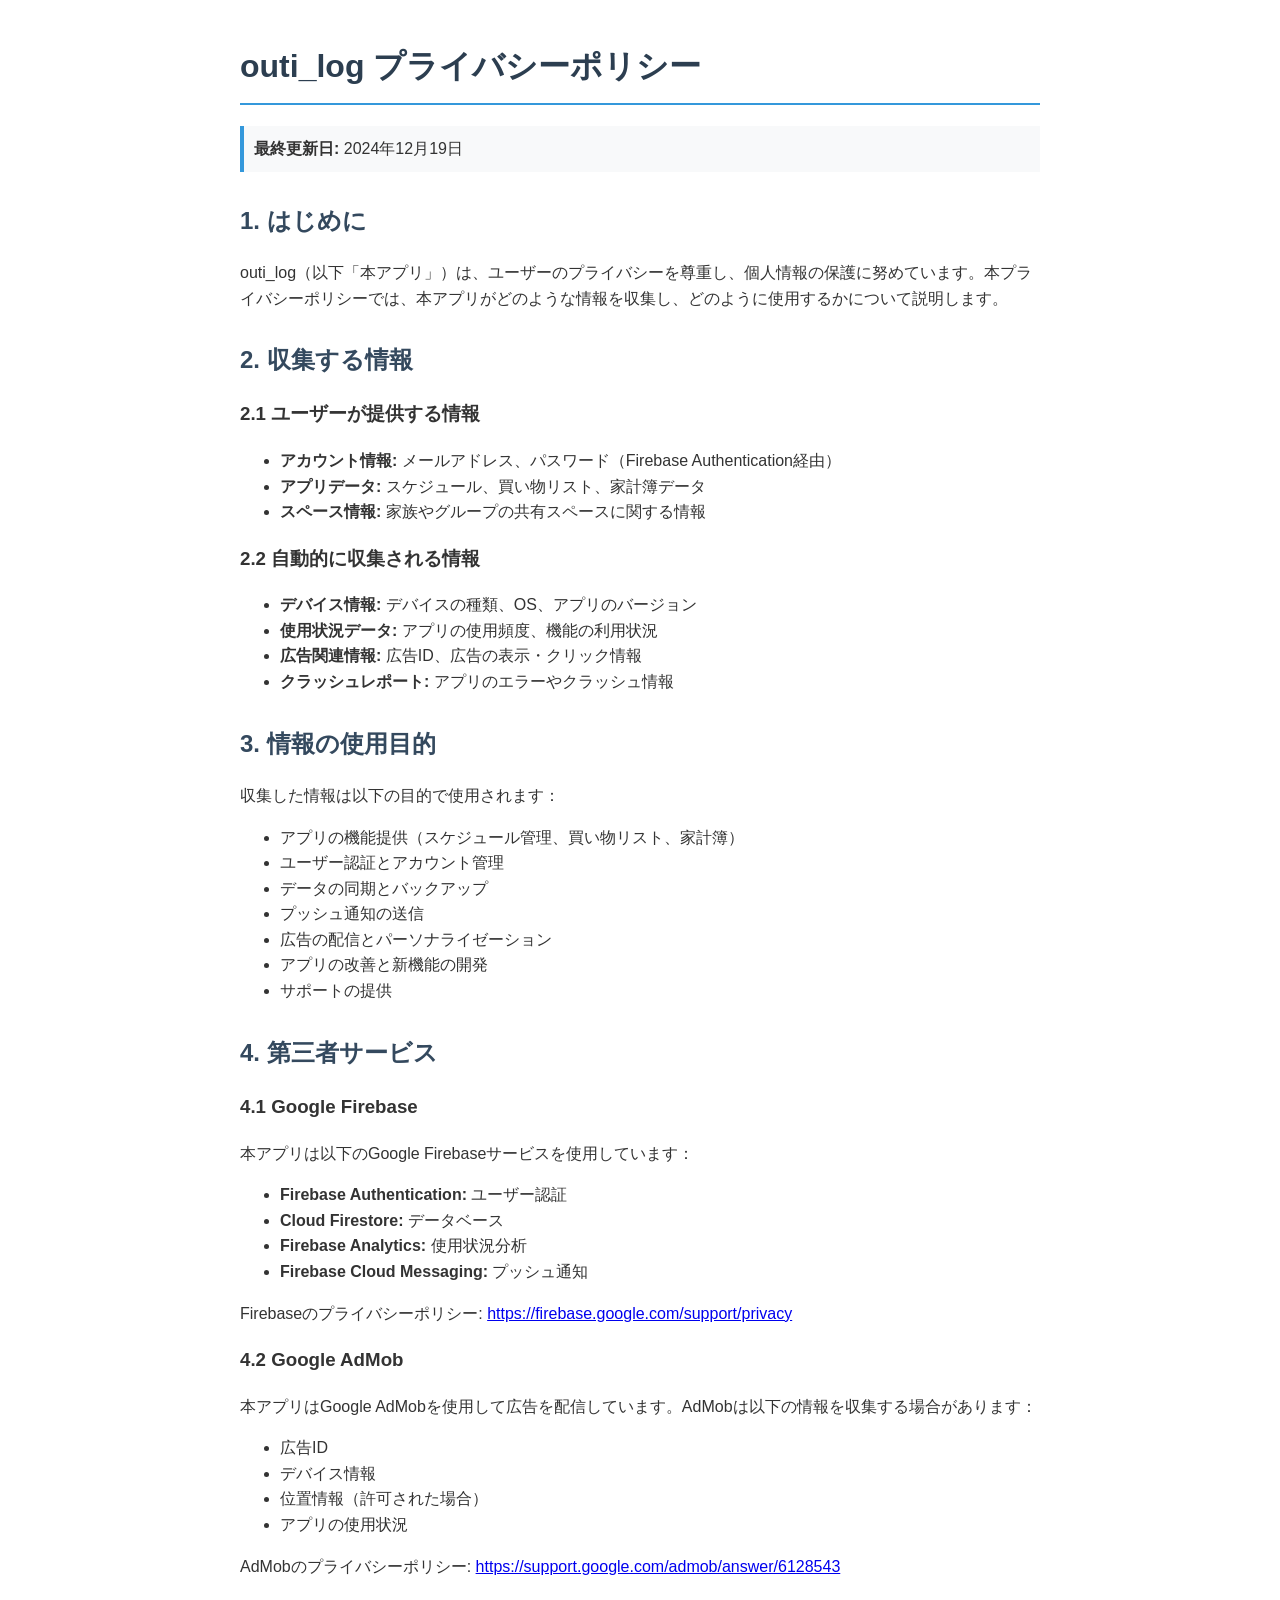
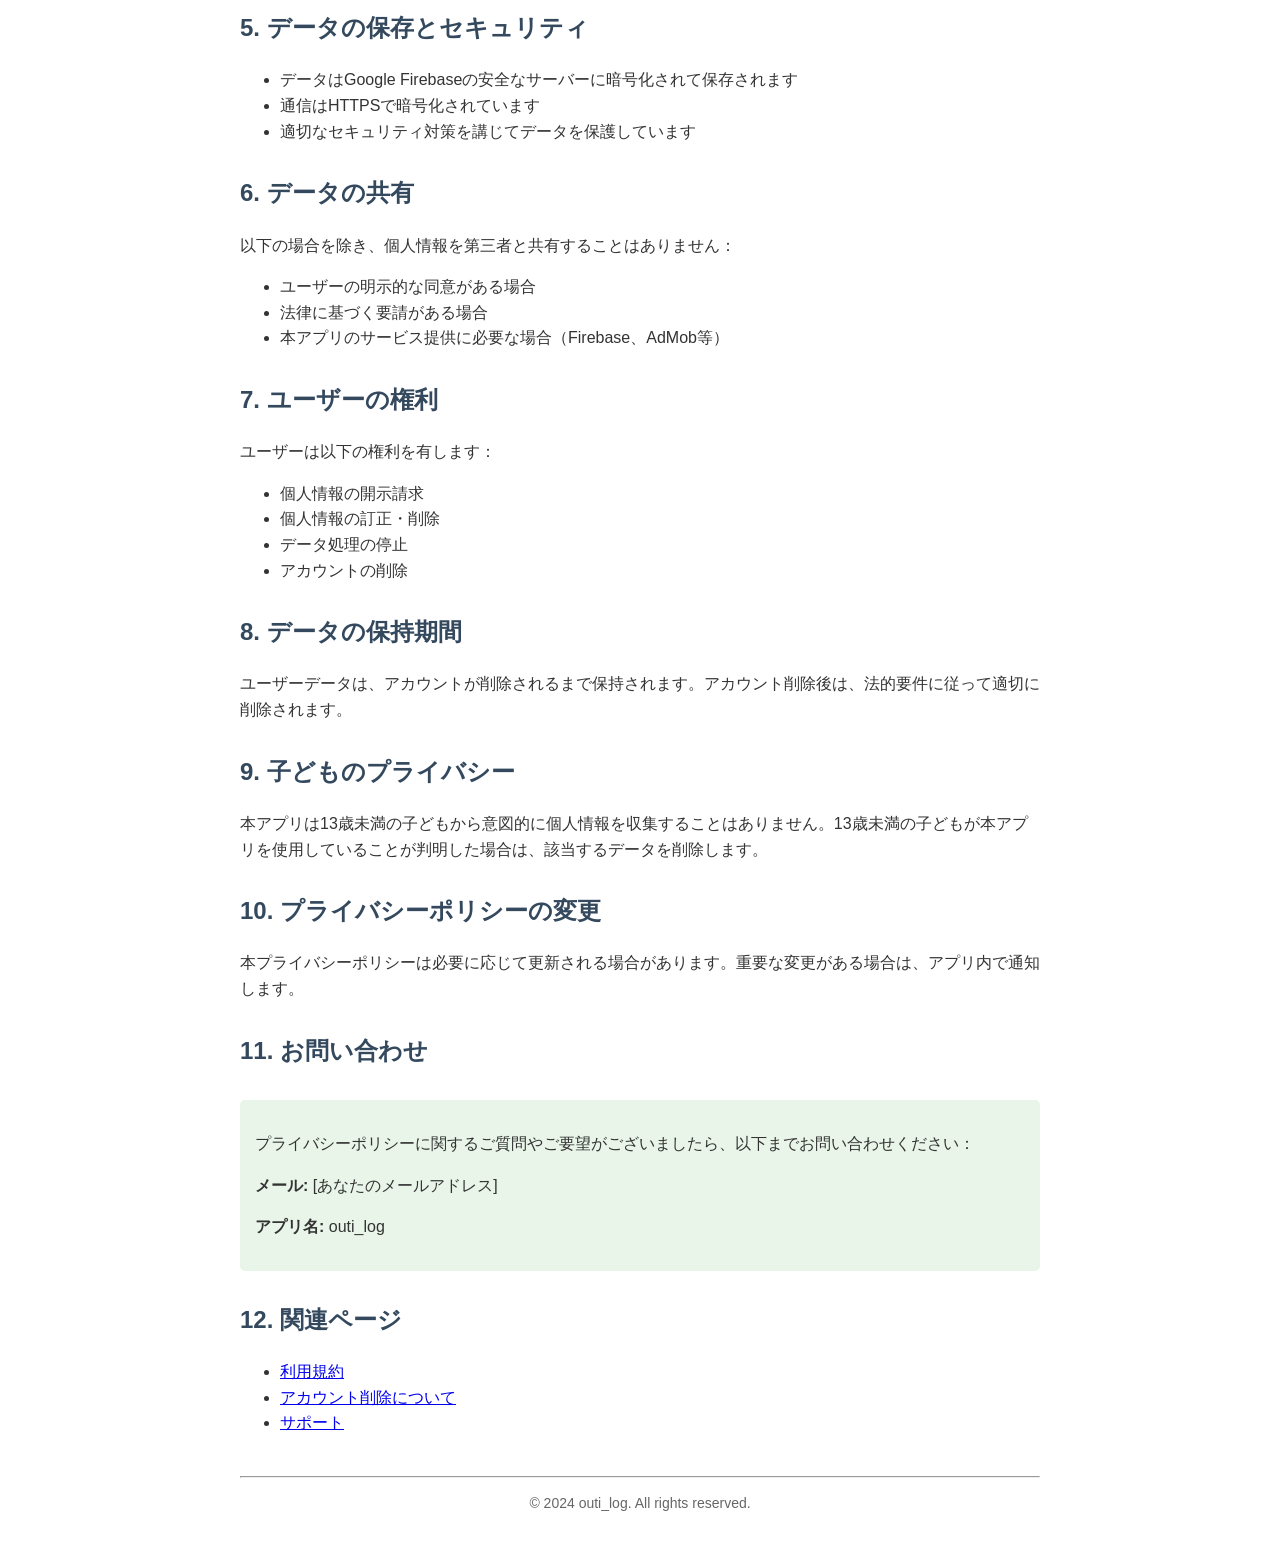
<file: privacy_policy.html>
<!DOCTYPE html>
<html lang="ja">
<head>
    <meta charset="UTF-8">
    <meta name="viewport" content="width=device-width, initial-scale=1.0">
    <title>outi_log - プライバシーポリシー</title>
    <style>
        body {
            font-family: -apple-system, BlinkMacSystemFont, 'Segoe UI', Roboto, sans-serif;
            line-height: 1.6;
            max-width: 800px;
            margin: 0 auto;
            padding: 20px;
            color: #333;
        }
        h1 {
            color: #2c3e50;
            border-bottom: 2px solid #3498db;
            padding-bottom: 10px;
        }
        h2 {
            color: #34495e;
            margin-top: 30px;
        }
        .last-updated {
            background-color: #f8f9fa;
            padding: 10px;
            border-left: 4px solid #3498db;
            margin-bottom: 30px;
        }
        .contact-info {
            background-color: #e8f5e8;
            padding: 15px;
            border-radius: 5px;
            margin-top: 30px;
        }
    </style>
</head>
<body>
    <h1>outi_log プライバシーポリシー</h1>
    
    <div class="last-updated">
        <strong>最終更新日:</strong> 2024年12月19日
    </div>

    <h2>1. はじめに</h2>
    <p>outi_log（以下「本アプリ」）は、ユーザーのプライバシーを尊重し、個人情報の保護に努めています。本プライバシーポリシーでは、本アプリがどのような情報を収集し、どのように使用するかについて説明します。</p>

    <h2>2. 収集する情報</h2>
    <h3>2.1 ユーザーが提供する情報</h3>
    <ul>
        <li><strong>アカウント情報:</strong> メールアドレス、パスワード（Firebase Authentication経由）</li>
        <li><strong>アプリデータ:</strong> スケジュール、買い物リスト、家計簿データ</li>
        <li><strong>スペース情報:</strong> 家族やグループの共有スペースに関する情報</li>
    </ul>

    <h3>2.2 自動的に収集される情報</h3>
    <ul>
        <li><strong>デバイス情報:</strong> デバイスの種類、OS、アプリのバージョン</li>
        <li><strong>使用状況データ:</strong> アプリの使用頻度、機能の利用状況</li>
        <li><strong>広告関連情報:</strong> 広告ID、広告の表示・クリック情報</li>
        <li><strong>クラッシュレポート:</strong> アプリのエラーやクラッシュ情報</li>
    </ul>

    <h2>3. 情報の使用目的</h2>
    <p>収集した情報は以下の目的で使用されます：</p>
    <ul>
        <li>アプリの機能提供（スケジュール管理、買い物リスト、家計簿）</li>
        <li>ユーザー認証とアカウント管理</li>
        <li>データの同期とバックアップ</li>
        <li>プッシュ通知の送信</li>
        <li>広告の配信とパーソナライゼーション</li>
        <li>アプリの改善と新機能の開発</li>
        <li>サポートの提供</li>
    </ul>

    <h2>4. 第三者サービス</h2>
    <h3>4.1 Google Firebase</h3>
    <p>本アプリは以下のGoogle Firebaseサービスを使用しています：</p>
    <ul>
        <li><strong>Firebase Authentication:</strong> ユーザー認証</li>
        <li><strong>Cloud Firestore:</strong> データベース</li>
        <li><strong>Firebase Analytics:</strong> 使用状況分析</li>
        <li><strong>Firebase Cloud Messaging:</strong> プッシュ通知</li>
    </ul>
    <p>Firebaseのプライバシーポリシー: <a href="https://firebase.google.com/support/privacy" target="_blank">https://firebase.google.com/support/privacy</a></p>

    <h3>4.2 Google AdMob</h3>
    <p>本アプリはGoogle AdMobを使用して広告を配信しています。AdMobは以下の情報を収集する場合があります：</p>
    <ul>
        <li>広告ID</li>
        <li>デバイス情報</li>
        <li>位置情報（許可された場合）</li>
        <li>アプリの使用状況</li>
    </ul>
    <p>AdMobのプライバシーポリシー: <a href="https://support.google.com/admob/answer/6128543" target="_blank">https://support.google.com/admob/answer/6128543</a></p>

    <h2>5. データの保存とセキュリティ</h2>
    <ul>
        <li>データはGoogle Firebaseの安全なサーバーに暗号化されて保存されます</li>
        <li>通信はHTTPSで暗号化されています</li>
        <li>適切なセキュリティ対策を講じてデータを保護しています</li>
    </ul>

    <h2>6. データの共有</h2>
    <p>以下の場合を除き、個人情報を第三者と共有することはありません：</p>
    <ul>
        <li>ユーザーの明示的な同意がある場合</li>
        <li>法律に基づく要請がある場合</li>
        <li>本アプリのサービス提供に必要な場合（Firebase、AdMob等）</li>
    </ul>

    <h2>7. ユーザーの権利</h2>
    <p>ユーザーは以下の権利を有します：</p>
    <ul>
        <li>個人情報の開示請求</li>
        <li>個人情報の訂正・削除</li>
        <li>データ処理の停止</li>
        <li>アカウントの削除</li>
    </ul>

    <h2>8. データの保持期間</h2>
    <p>ユーザーデータは、アカウントが削除されるまで保持されます。アカウント削除後は、法的要件に従って適切に削除されます。</p>

    <h2>9. 子どものプライバシー</h2>
    <p>本アプリは13歳未満の子どもから意図的に個人情報を収集することはありません。13歳未満の子どもが本アプリを使用していることが判明した場合は、該当するデータを削除します。</p>

    <h2>10. プライバシーポリシーの変更</h2>
    <p>本プライバシーポリシーは必要に応じて更新される場合があります。重要な変更がある場合は、アプリ内で通知します。</p>

    <h2>11. お問い合わせ</h2>
    <div class="contact-info">
        <p>プライバシーポリシーに関するご質問やご要望がございましたら、以下までお問い合わせください：</p>
        <p><strong>メール:</strong> [あなたのメールアドレス]</p>
        <p><strong>アプリ名:</strong> outi_log</p>
    </div>

    <h2>12. 関連ページ</h2>
    <ul>
        <li><a href="terms_of_service.html">利用規約</a></li>
        <li><a href="account_deletion.html">アカウント削除について</a></li>
        <li><a href="support.html">サポート</a></li>
    </ul>

    <hr style="margin-top: 40px;">
    <p style="text-align: center; color: #666; font-size: 14px;">
        © 2024 outi_log. All rights reserved.
    </p>
</body>
</html>
</file>
